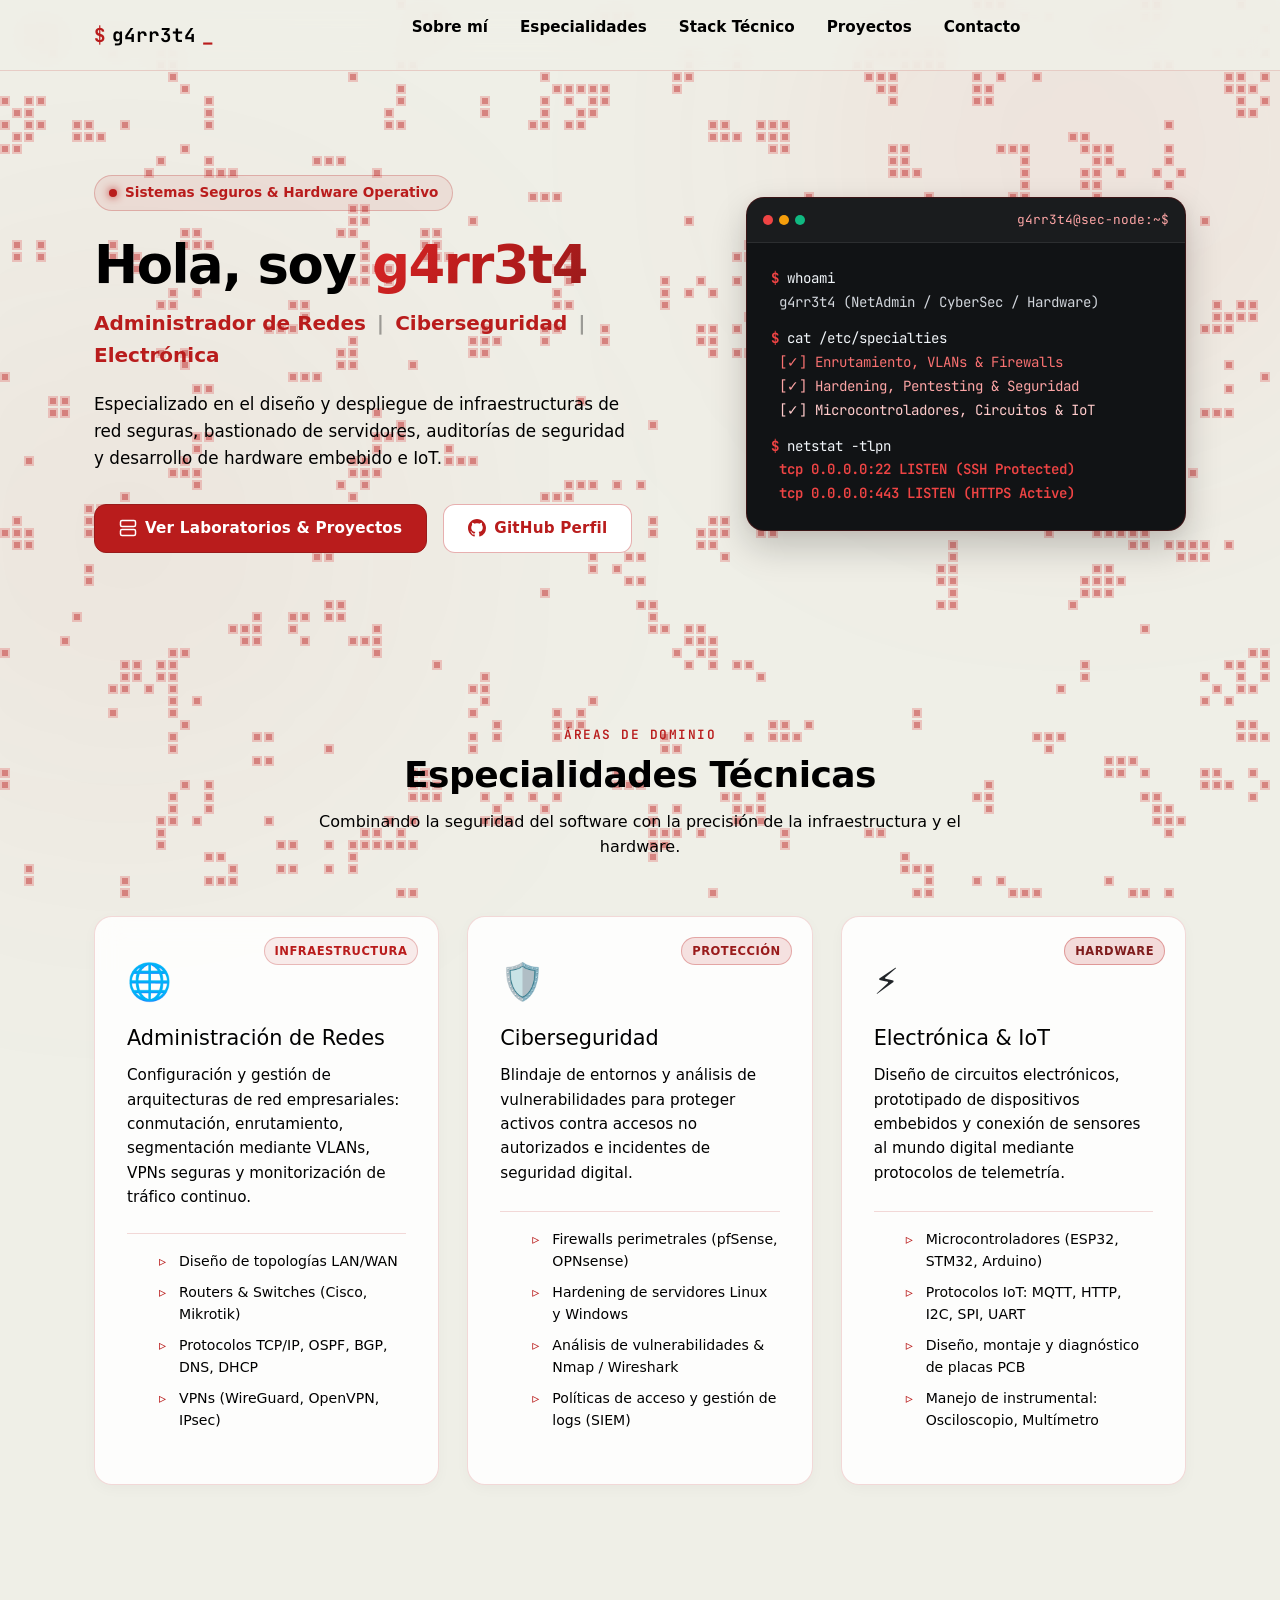
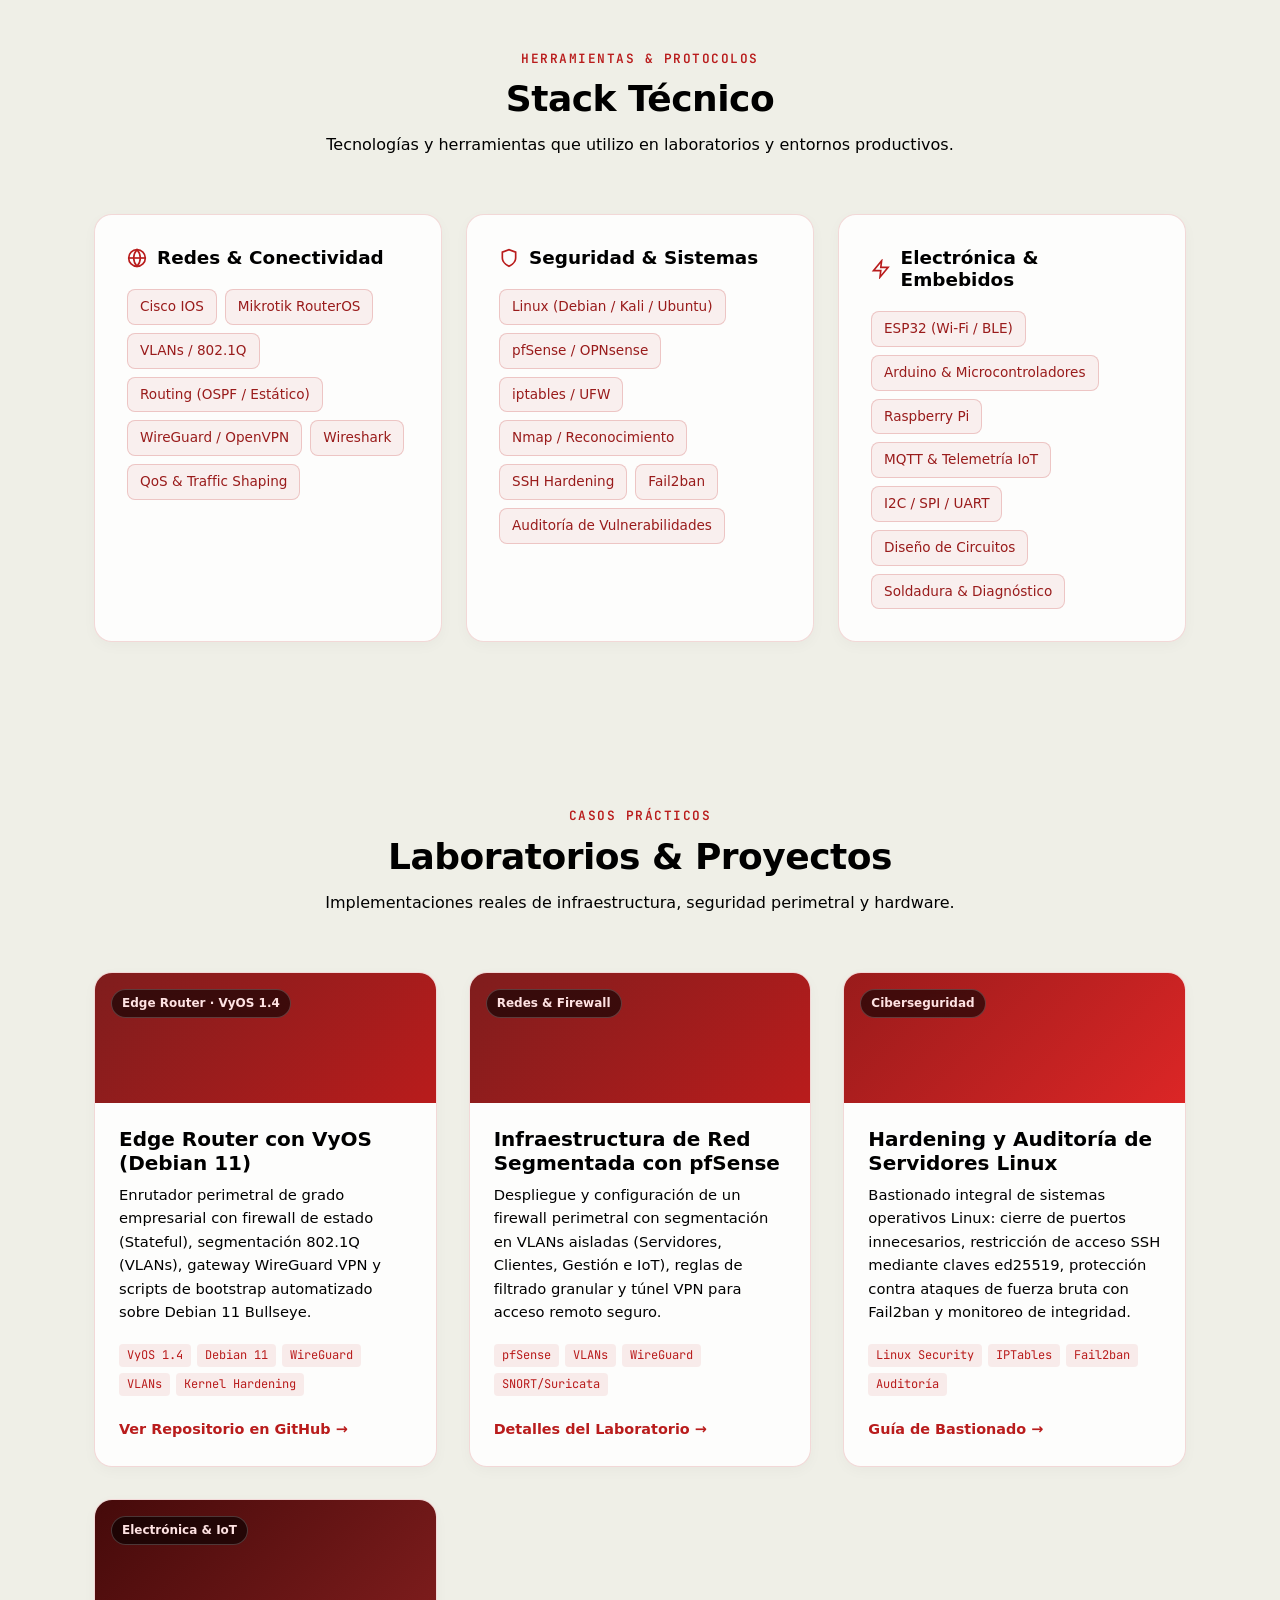
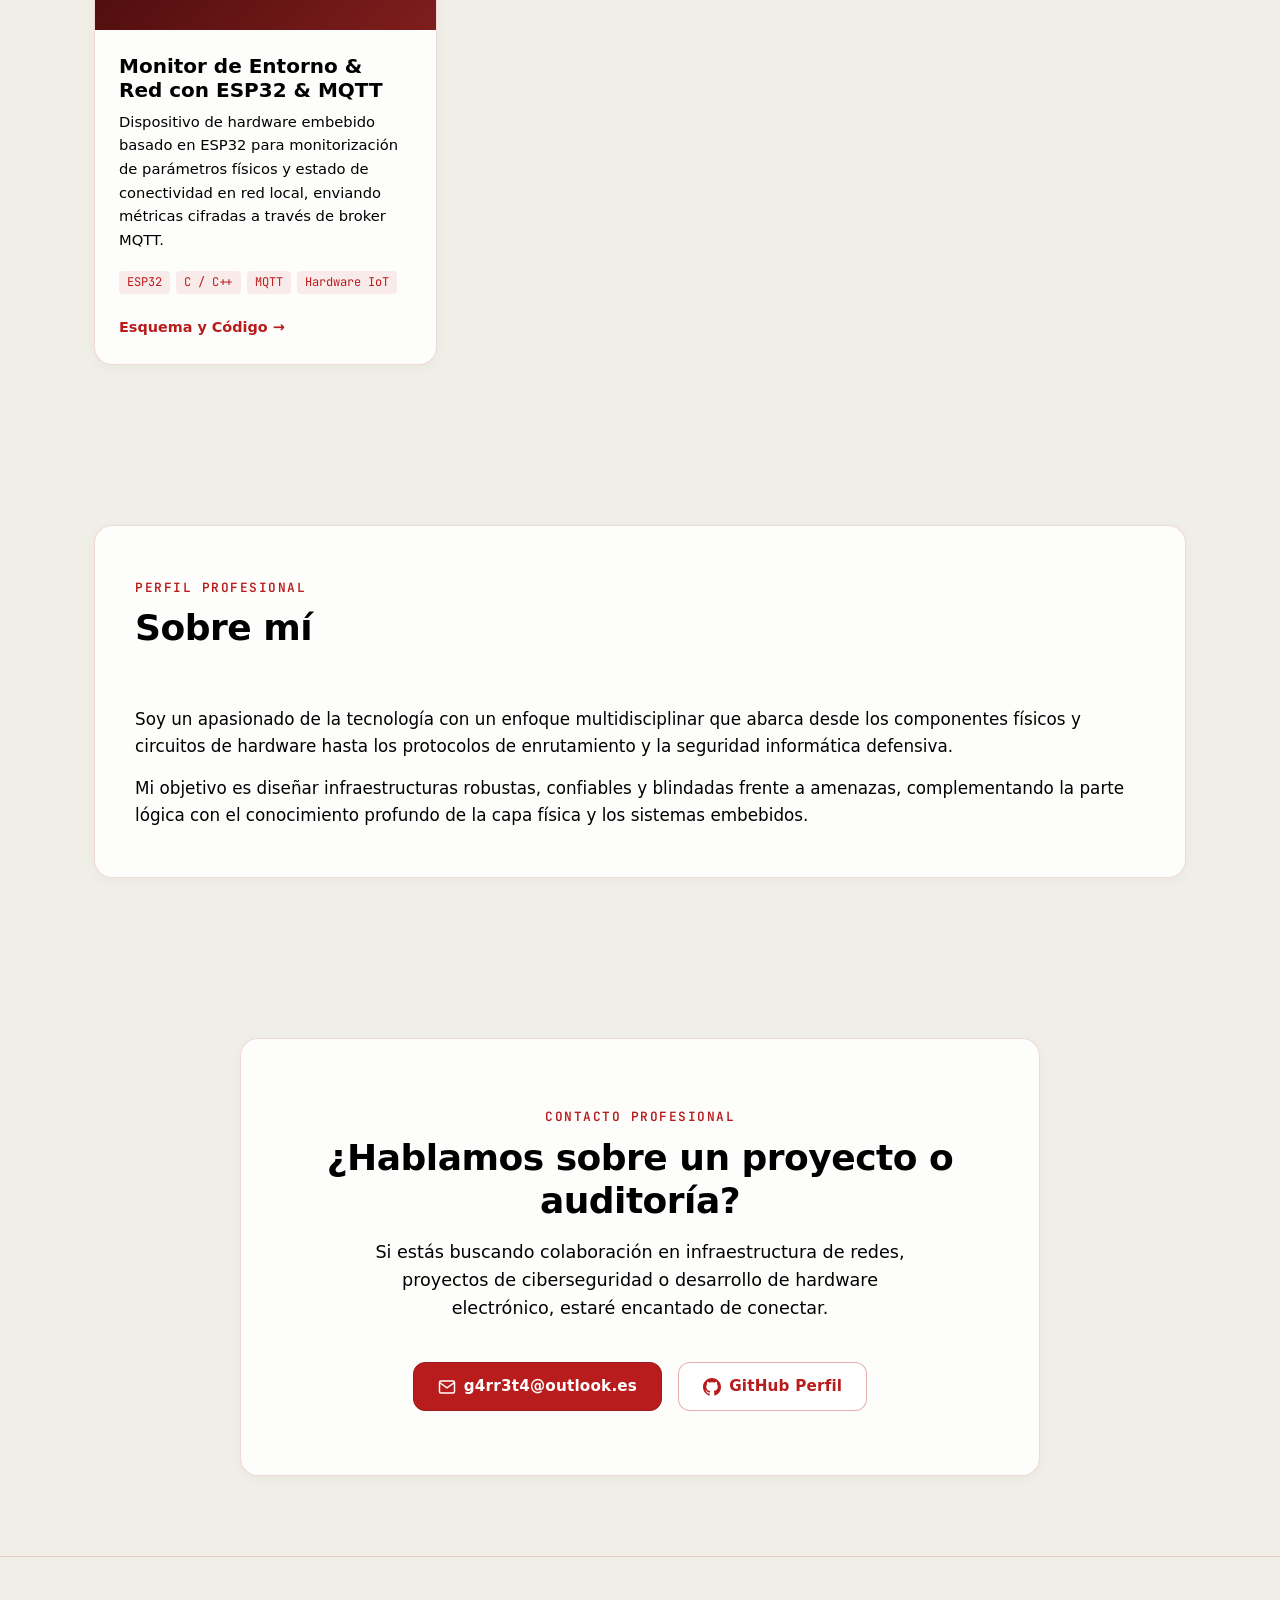
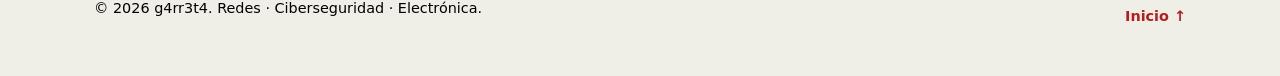
<file: index.html>
<!DOCTYPE html>
<html lang="es">
<head>
  <meta charset="UTF-8">
  <meta name="viewport" content="width=device-width, initial-scale=1.0">

  <!-- SEO Primario para Google -->
  <title>g4rr3t4 | Redes, Ciberseguridad & Electrónica - Portafolio Oficial</title>
  <meta name="google-site-verification" content="googlee20c3fe0d829fd11" />
  <meta name="title" content="g4rr3t4 | Redes, Ciberseguridad & Electrónica - Portafolio Oficial">
  <meta name="description" content="Portafolio web oficial de g4rr3t4. Especialista en Administración de Redes, Ciberseguridad, Firewalls perimetrales, VyOS y Electrónica / IoT.">
  <meta name="keywords" content="g4rr3t4, g4rr3t4 github, g4rr3t4 portafolio, redes, ciberseguridad, vyos, debian 11, edge router, electronica, pentesting">
  <meta name="author" content="g4rr3t4">
  <meta name="robots" content="index, follow, max-image-preview:large, max-snippet:-1, max-video-preview:-1">
  <link rel="canonical" href="https://g4rr3t4.github.io/">

  <!-- Open Graph / Facebook / LinkedIn -->
  <meta property="og:type" content="website">
  <meta property="og:url" content="https://g4rr3t4.github.io/">
  <meta property="og:site_name" content="g4rr3t4">
  <meta property="og:title" content="g4rr3t4 | Redes, Ciberseguridad & Electrónica">
  <meta property="og:description" content="Sitio web y portafolio oficial de g4rr3t4. Administración de Redes, Ciberseguridad y Electrónica.">

  <!-- Twitter Cards -->
  <meta property="twitter:card" content="summary_large_image">
  <meta property="twitter:url" content="https://g4rr3t4.github.io/">
  <meta property="twitter:title" content="g4rr3t4 | Portafolio Oficial">
  <meta property="twitter:description" content="Portafolio oficial de g4rr3t4. Redes, Ciberseguridad & Electrónica.">

  <!-- Datos Estructurados JSON-LD (Schema.org para Google Search) -->
  <script type="application/ld+json">
  {
    "@context": "https://schema.org",
    "@type": "Person",
    "name": "g4rr3t4",
    "alternateName": ["g4rr3t4", "g4rr3t4 github"],
    "url": "https://g4rr3t4.github.io/",
    "sameAs": [
      "https://github.com/g4rr3t4"
    ],
    "jobTitle": "Administrador de Redes & Ciberseguridad",
    "description": "Especialista en administración de redes, ciberseguridad y desarrollo de hardware electrónico."
  }
  </script>

  <link rel="preconnect" href="https://fonts.googleapis.com">
  <link rel="preconnect" href="https://fonts.gstatic.com" crossorigin>
  <link href="https://fonts.googleapis.com/css2?family=Plus+Jakarta+Sans:wght@300;400;500;600;700;800&family=JetBrains+Mono:wght@400;500;600;700&display=swap" rel="stylesheet">
  <!-- Bootstrap 5 Framework -->
  <link href="https://cdn.jsdelivr.net/npm/bootstrap@5.3.3/dist/css/bootstrap.min.css" rel="stylesheet" integrity="sha384-QWTKZyjpPEjISv5WaRU9OFeRpok6YctnYmDr5pNlyT2bRjXh0JMhjY6hW+ALEwIH" crossorigin="anonymous">
  <link rel="stylesheet" href="styles.css">
</head>
<body>
  <!-- Fondo dinámico con el Juego de la Vida de Conway -->
  <canvas id="lifeCanvas"></canvas>

  <!-- Efectos de luz ambiental tecnológica -->
  <div class="background-glow glow-1"></div>
  <div class="background-glow glow-2"></div>

  <!-- Cabecera y Navegación -->
  <header class="site-header">
    <div class="container nav-container">
      <a href="#hero" class="brand-logo">
        <span class="logo-terminal">$</span> g4rr3t4<span class="cursor-blink">_</span>
      </a>

      <nav class="nav-menu" id="navMenu">
        <ul class="nav-links">
          <li><a href="#about" class="nav-link">Sobre mí</a></li>
          <li><a href="#specialties" class="nav-link">Especialidades</a></li>
          <li><a href="#skills" class="nav-link">Stack Técnico</a></li>
          <li><a href="#projects" class="nav-link">Proyectos</a></li>
          <li><a href="#contact" class="nav-link">Contacto</a></li>
        </ul>
      </nav>

      <div class="nav-actions">
        <button class="menu-toggle" id="menuToggle" aria-label="Abrir menú móvil">
          <span></span>
          <span></span>
          <span></span>
        </button>
      </div>
    </div>
  </header>

  <main>
    <!-- Hero Section -->
    <section class="hero-section" id="hero">
      <div class="container hero-container">
        <div class="hero-content">
          <div class="status-badge">
            <span class="status-dot"></span>
            <span>Sistemas Seguros & Hardware Operativo</span>
          </div>

          <h1 class="hero-title">
            Hola, soy <span class="gradient-text">g4rr3t4</span>
          </h1>
          <p class="hero-subtitle">
            Administrador de Redes <span class="divider">|</span> Ciberseguridad <span class="divider">|</span> Electrónica
          </p>
          <p class="hero-description">
            Especializado en el diseño y despliegue de infraestructuras de red seguras, bastionado de servidores, auditorías de seguridad y desarrollo de hardware embebido e IoT.
          </p>

          <div class="hero-cta">
            <a href="#projects" class="btn btn-primary">
              <svg viewBox="0 0 24 24" width="18" height="18" fill="none" stroke="currentColor" stroke-width="2">
                <rect x="2" y="2" width="20" height="8" rx="2" ry="2"></rect>
                <rect x="2" y="14" width="20" height="8" rx="2" ry="2"></rect>
                <line x1="6" y1="6" x2="6.01" y2="6"></line>
                <line x1="6" y1="18" x2="6.01" y2="18"></line>
              </svg>
              Ver Laboratorios & Proyectos
            </a>
            <a href="https://github.com/g4rr3t4" target="_blank" rel="noopener noreferrer" class="btn btn-secondary">
              <svg viewBox="0 0 24 24" width="18" height="18" fill="currentColor">
                <path d="M12 0C5.37 0 0 5.37 0 12c0 5.31 3.435 9.795 8.205 11.385.6.105.825-.255.825-.57 0-.285-.015-1.23-.015-2.235-3.015.555-3.795-.735-4.035-1.41-.135-.345-.72-1.41-1.23-1.695-.42-.225-1.02-.78-.015-.795.945-.015 1.62.87 1.845 1.23 1.08 1.815 2.805 1.305 3.495.99.105-.78.42-1.305.765-1.605-2.67-.3-5.46-1.335-5.46-5.925 0-1.305.465-2.385 1.23-3.225-.12-.3-.54-1.53.12-3.18 0 0 1.005-.315 3.3 1.23.96-.27 1.98-.405 3-.405s2.04.135 3 .405c2.295-1.56 3.3-1.23 3.3-1.23.66 1.65.24 2.88.12 3.18.765.84 1.23 1.905 1.23 3.225 0 4.605-2.805 5.625-5.475 5.925.435.375.81 1.095.81 2.22 0 1.605-.015 2.895-.015 3.3 0 .315.225.69.825.57A12.02 12.02 0 0024 12c0-6.63-5.37-12-12-12z"/>
              </svg>
              GitHub Perfil
            </a>
          </div>
        </div>

        <div class="hero-visual">
          <div class="terminal-card">
            <div class="terminal-header">
              <span class="dot red"></span>
              <span class="dot yellow"></span>
              <span class="dot green"></span>
              <span class="terminal-title">g4rr3t4@sec-node:~$</span>
            </div>
            <div class="terminal-body">
              <div class="term-line"><span class="term-prompt">$</span> <span class="term-cmd">whoami</span></div>
              <div class="term-output">g4rr3t4 (NetAdmin / CyberSec / Hardware)</div>
              
              <div class="term-line"><span class="term-prompt">$</span> <span class="term-cmd">cat /etc/specialties</span></div>
              <div class="term-output text-cyan">[✓] Enrutamiento, VLANs & Firewalls</div>
              <div class="term-output text-amber">[✓] Hardening, Pentesting & Seguridad</div>
              <div class="term-output text-purple">[✓] Microcontroladores, Circuitos & IoT</div>

              <div class="term-line"><span class="term-prompt">$</span> <span class="term-cmd">netstat -tlpn</span></div>
              <div class="term-output text-green">tcp  0.0.0.0:22  LISTEN (SSH Protected)</div>
              <div class="term-output text-green">tcp  0.0.0.0:443 LISTEN (HTTPS Active)</div>
            </div>
          </div>
        </div>
      </div>
    </section>

    <!-- Pilares / Especialidades -->
    <section class="section" id="specialties">
      <div class="container">
        <div class="section-header">
          <span class="section-tag">Áreas de Dominio</span>
          <h2 class="section-title">Especialidades Técnicas</h2>
          <p class="section-subtitle">Combinando la seguridad del software con la precisión de la infraestructura y el hardware.</p>
        </div>

        <div class="specialties-grid">
          <!-- Pilar 1: Redes -->
          <div class="feature-card">
            <div class="card-badge badge-blue">Infraestructura</div>
            <div class="card-icon">🌐</div>
            <h3>Administración de Redes</h3>
            <p>
              Configuración y gestión de arquitecturas de red empresariales: conmutación, enrutamiento, segmentación mediante VLANs, VPNs seguras y monitorización de tráfico continuo.
            </p>
            <ul class="feature-list">
              <li>Diseño de topologías LAN/WAN</li>
              <li>Routers & Switches (Cisco, Mikrotik)</li>
              <li>Protocolos TCP/IP, OSPF, BGP, DNS, DHCP</li>
              <li>VPNs (WireGuard, OpenVPN, IPsec)</li>
            </ul>
          </div>

          <!-- Pilar 2: Ciberseguridad -->
          <div class="feature-card">
            <div class="card-badge badge-amber">Protección</div>
            <div class="card-icon">🛡️</div>
            <h3>Ciberseguridad</h3>
            <p>
              Blindaje de entornos y análisis de vulnerabilidades para proteger activos contra accesos no autorizados e incidentes de seguridad digital.
            </p>
            <ul class="feature-list">
              <li>Firewalls perimetrales (pfSense, OPNsense)</li>
              <li>Hardening de servidores Linux y Windows</li>
              <li>Análisis de vulnerabilidades & Nmap / Wireshark</li>
              <li>Políticas de acceso y gestión de logs (SIEM)</li>
            </ul>
          </div>

          <!-- Pilar 3: Electrónica -->
          <div class="feature-card">
            <div class="card-badge badge-purple">Hardware</div>
            <div class="card-icon">⚡</div>
            <h3>Electrónica & IoT</h3>
            <p>
              Diseño de circuitos electrónicos, prototipado de dispositivos embebidos y conexión de sensores al mundo digital mediante protocolos de telemetría.
            </p>
            <ul class="feature-list">
              <li>Microcontroladores (ESP32, STM32, Arduino)</li>
              <li>Protocolos IoT: MQTT, HTTP, I2C, SPI, UART</li>
              <li>Diseño, montaje y diagnóstico de placas PCB</li>
              <li>Manejo de instrumental: Osciloscopio, Multímetro</li>
            </ul>
          </div>
        </div>
      </div>
    </section>

    <!-- Habilidades y Stack Técnico -->
    <section class="section skills-section" id="skills">
      <div class="container">
        <div class="section-header">
          <span class="section-tag">Herramientas & Protocolos</span>
          <h2 class="section-title">Stack Técnico</h2>
          <p class="section-subtitle">Tecnologías y herramientas que utilizo en laboratorios y entornos productivos.</p>
        </div>

        <div class="skills-categories">
          <!-- Categoría 1 -->
          <div class="skills-category-card">
            <h3 class="category-title">
              <svg viewBox="0 0 24 24" width="20" height="20" fill="none" stroke="currentColor" stroke-width="2">
                <circle cx="12" cy="12" r="10"></circle>
                <line x1="2" y1="12" x2="22" y2="12"></line>
                <path d="M12 2a15.3 15.3 0 0 1 4 10 15.3 15.3 0 0 1-4 10 15.3 15.3 0 0 1-4-10 15.3 15.3 0 0 1 4-10z"></path>
              </svg>
              Redes & Conectividad
            </h3>
            <div class="tags-container">
              <span class="tag">Cisco IOS</span>
              <span class="tag">Mikrotik RouterOS</span>
              <span class="tag">VLANs / 802.1Q</span>
              <span class="tag">Routing (OSPF / Estático)</span>
              <span class="tag">WireGuard / OpenVPN</span>
              <span class="tag">Wireshark</span>
              <span class="tag">QoS & Traffic Shaping</span>
            </div>
          </div>

          <!-- Categoría 2 -->
          <div class="skills-category-card">
            <h3 class="category-title">
              <svg viewBox="0 0 24 24" width="20" height="20" fill="none" stroke="currentColor" stroke-width="2">
                <path d="M12 22s8-4 8-10V5l-8-3-8 3v7c0 6 8 10 8 10z"></path>
              </svg>
              Seguridad & Sistemas
            </h3>
            <div class="tags-container">
              <span class="tag">Linux (Debian / Kali / Ubuntu)</span>
              <span class="tag">pfSense / OPNsense</span>
              <span class="tag">iptables / UFW</span>
              <span class="tag">Nmap / Reconocimiento</span>
              <span class="tag">SSH Hardening</span>
              <span class="tag">Fail2ban</span>
              <span class="tag">Auditoría de Vulnerabilidades</span>
            </div>
          </div>

          <!-- Categoría 3 -->
          <div class="skills-category-card">
            <h3 class="category-title">
              <svg viewBox="0 0 24 24" width="20" height="20" fill="none" stroke="currentColor" stroke-width="2">
                <polygon points="13 2 3 14 12 14 11 22 21 10 12 10 13 2"></polygon>
              </svg>
              Electrónica & Embebidos
            </h3>
            <div class="tags-container">
              <span class="tag">ESP32 (Wi-Fi / BLE)</span>
              <span class="tag">Arduino & Microcontroladores</span>
              <span class="tag">Raspberry Pi</span>
              <span class="tag">MQTT & Telemetría IoT</span>
              <span class="tag">I2C / SPI / UART</span>
              <span class="tag">Diseño de Circuitos</span>
              <span class="tag">Soldadura & Diagnóstico</span>
            </div>
          </div>
        </div>
      </div>
    </section>

    <!-- Proyectos y Laboratorios -->
    <section class="section" id="projects">
      <div class="container">
        <div class="section-header">
          <span class="section-tag">Casos Prácticos</span>
          <h2 class="section-title">Laboratorios & Proyectos</h2>
          <p class="section-subtitle">Implementaciones reales de infraestructura, seguridad perimetral y hardware.</p>
        </div>

        <div class="projects-grid">
          <!-- Proyecto Destacado: Edge Router VyOS Debian 11 -->
          <article class="project-card">
            <div class="project-banner banner-net">
              <span class="project-type">Edge Router · VyOS 1.4</span>
            </div>
            <div class="project-body">
              <h3 class="project-title">Edge Router con VyOS (Debian 11)</h3>
              <p class="project-desc">
                Enrutador perimetral de grado empresarial con firewall de estado (Stateful), segmentación 802.1Q (VLANs), gateway WireGuard VPN y scripts de bootstrap automatizado sobre Debian 11 Bullseye.
              </p>
              <div class="project-tags">
                <span>VyOS 1.4</span>
                <span>Debian 11</span>
                <span>WireGuard</span>
                <span>VLANs</span>
                <span>Kernel Hardening</span>
              </div>
              <div class="project-links">
                <a href="https://github.com/g4rr3t4/edge-router" target="_blank" rel="noopener noreferrer" class="link-btn">
                  Ver Repositorio en GitHub →
                </a>
              </div>
            </div>
          </article>
          <!-- Proyecto 1 -->
          <article class="project-card">
            <div class="project-banner banner-net">
              <span class="project-type">Redes & Firewall</span>
            </div>
            <div class="project-body">
              <h3 class="project-title">Infraestructura de Red Segmentada con pfSense</h3>
              <p class="project-desc">
                Despliegue y configuración de un firewall perimetral con segmentación en VLANs aisladas (Servidores, Clientes, Gestión e IoT), reglas de filtrado granular y túnel VPN para acceso remoto seguro.
              </p>
              <div class="project-tags">
                <span>pfSense</span>
                <span>VLANs</span>
                <span>WireGuard</span>
                <span>SNORT/Suricata</span>
              </div>
              <div class="project-links">
                <a href="https://github.com/g4rr3t4" target="_blank" rel="noopener noreferrer" class="link-btn">
                  Detalles del Laboratorio →
                </a>
              </div>
            </div>
          </article>

          <!-- Proyecto 2 -->
          <article class="project-card">
            <div class="project-banner banner-sec">
              <span class="project-type">Ciberseguridad</span>
            </div>
            <div class="project-body">
              <h3 class="project-title">Hardening y Auditoría de Servidores Linux</h3>
              <p class="project-desc">
                Bastionado integral de sistemas operativos Linux: cierre de puertos innecesarios, restricción de acceso SSH mediante claves ed25519, protección contra ataques de fuerza bruta con Fail2ban y monitoreo de integridad.
              </p>
              <div class="project-tags">
                <span>Linux Security</span>
                <span>IPTables</span>
                <span>Fail2ban</span>
                <span>Auditoría</span>
              </div>
              <div class="project-links">
                <a href="https://github.com/g4rr3t4" target="_blank" rel="noopener noreferrer" class="link-btn">
                  Guía de Bastionado →
                </a>
              </div>
            </div>
          </article>

          <!-- Proyecto 3 -->
          <article class="project-card">
            <div class="project-banner banner-elec">
              <span class="project-type">Electrónica & IoT</span>
            </div>
            <div class="project-body">
              <h3 class="project-title">Monitor de Entorno & Red con ESP32 & MQTT</h3>
              <p class="project-desc">
                Dispositivo de hardware embebido basado en ESP32 para monitorización de parámetros físicos y estado de conectividad en red local, enviando métricas cifradas a través de broker MQTT.
              </p>
              <div class="project-tags">
                <span>ESP32</span>
                <span>C / C++</span>
                <span>MQTT</span>
                <span>Hardware IoT</span>
              </div>
              <div class="project-links">
                <a href="https://github.com/g4rr3t4" target="_blank" rel="noopener noreferrer" class="link-btn">
                  Esquema y Código →
                </a>
              </div>
            </div>
          </article>
        </div>
      </div>
    </section>

    <!-- Sobre Mí detallado -->
    <section class="section about-section" id="about">
      <div class="container">
        <div class="about-wrapper">
          <div class="section-header text-left">
            <span class="section-tag">Perfil Profesional</span>
            <h2 class="section-title">Sobre mí</h2>
          </div>
          <div class="about-text-content">
            <p>
              Soy un apasionado de la tecnología con un enfoque multidisciplinar que abarca desde los componentes físicos y circuitos de hardware hasta los protocolos de enrutamiento y la seguridad informática defensiva.
            </p>
            <p>
              Mi objetivo es diseñar infraestructuras robustas, confiables y blindadas frente a amenazas, complementando la parte lógica con el conocimiento profundo de la capa física y los sistemas embebidos.
            </p>
          </div>
        </div>
      </div>
    </section>

    <!-- Contacto -->
    <section class="section contact-section" id="contact">
      <div class="container">
        <div class="contact-box">
          <span class="section-tag">Contacto Profesional</span>
          <h2 class="section-title">¿Hablamos sobre un proyecto o auditoría?</h2>
          <p class="contact-text">
            Si estás buscando colaboración en infraestructura de redes, proyectos de ciberseguridad o desarrollo de hardware electrónico, estaré encantado de conectar.
          </p>

          <div class="contact-actions">
            <a href="mailto:g4rr3t4@outlook.es" class="btn btn-primary">
              <svg viewBox="0 0 24 24" width="18" height="18" fill="none" stroke="currentColor" stroke-width="2">
                <path d="M4 4h16c1.1 0 2 .9 2 2v12c0 1.1-.9 2-2 2H4c-1.1 0-2-.9-2-2V6c0-1.1.9-2 2-2z"></path>
                <polyline points="22,6 12,13 2,6"></polyline>
              </svg>
              g4rr3t4@outlook.es
            </a>
            <a href="https://github.com/g4rr3t4" target="_blank" rel="noopener noreferrer" class="btn btn-secondary">
              <svg viewBox="0 0 24 24" width="18" height="18" fill="currentColor">
                <path d="M12 0C5.37 0 0 5.37 0 12c0 5.31 3.435 9.795 8.205 11.385.6.105.825-.255.825-.57 0-.285-.015-1.23-.015-2.235-3.015.555-3.795-.735-4.035-1.41-.135-.345-.72-1.41-1.23-1.695-.42-.225-1.02-.78-.015-.795.945-.015 1.62.87 1.845 1.23 1.08 1.815 2.805 1.305 3.495.99.105-.78.42-1.305.765-1.605-2.67-.3-5.46-1.335-5.46-5.925 0-1.305.465-2.385 1.23-3.225-.12-.3-.54-1.53.12-3.18 0 0 1.005-.315 3.3 1.23.96-.27 1.98-.405 3-.405s2.04.135 3 .405c2.295-1.56 3.3-1.23 3.3-1.23.66 1.65.24 2.88.12 3.18.765.84 1.23 1.905 1.23 3.225 0 4.605-2.805 5.625-5.475 5.925.435.375.81 1.095.81 2.22 0 1.605-.015 2.895-.015 3.3 0 .315.225.69.825.57A12.02 12.02 0 0024 12c0-6.63-5.37-12-12-12z"/>
              </svg>
              GitHub Perfil
            </a>
          </div>
        </div>
      </div>
    </section>
  </main>

  <!-- Footer -->
  <footer class="site-footer">
    <div class="container footer-container">
      <p>© <span id="currentYear"></span> g4rr3t4. Redes · Ciberseguridad · Electrónica.</p>
      <div class="footer-links">
        <a href="#hero">Inicio ↑</a>
      </div>
    </div>
  </footer>

  <script src="https://cdn.jsdelivr.net/npm/bootstrap@5.3.3/dist/js/bootstrap.bundle.min.js" integrity="sha384-YvpcrYf0tY3lHB60NNkmXc5s9fDVZLESaAA55NDzOxhy9GkcIdslK1eN7N6jIeHz" crossorigin="anonymous"></script>
  <script src="script.js"></script>
</body>
</html>
</file>
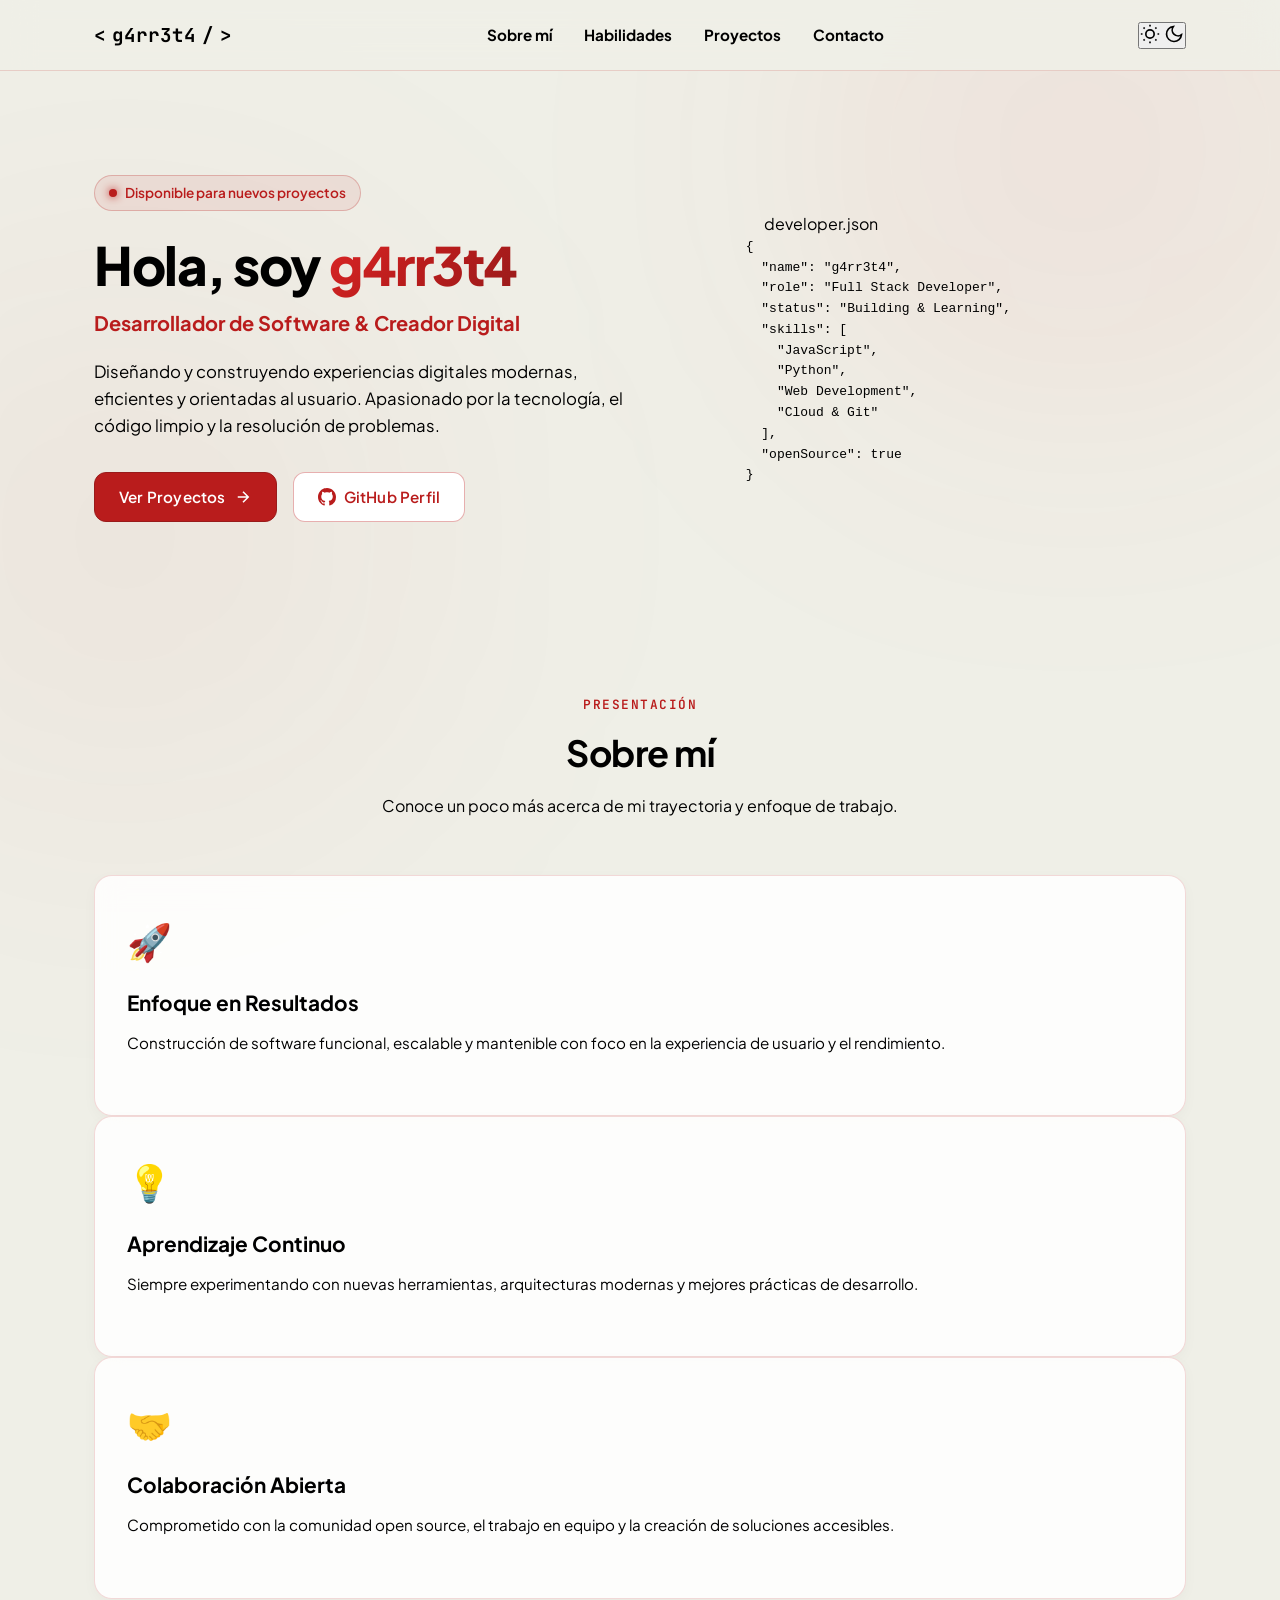
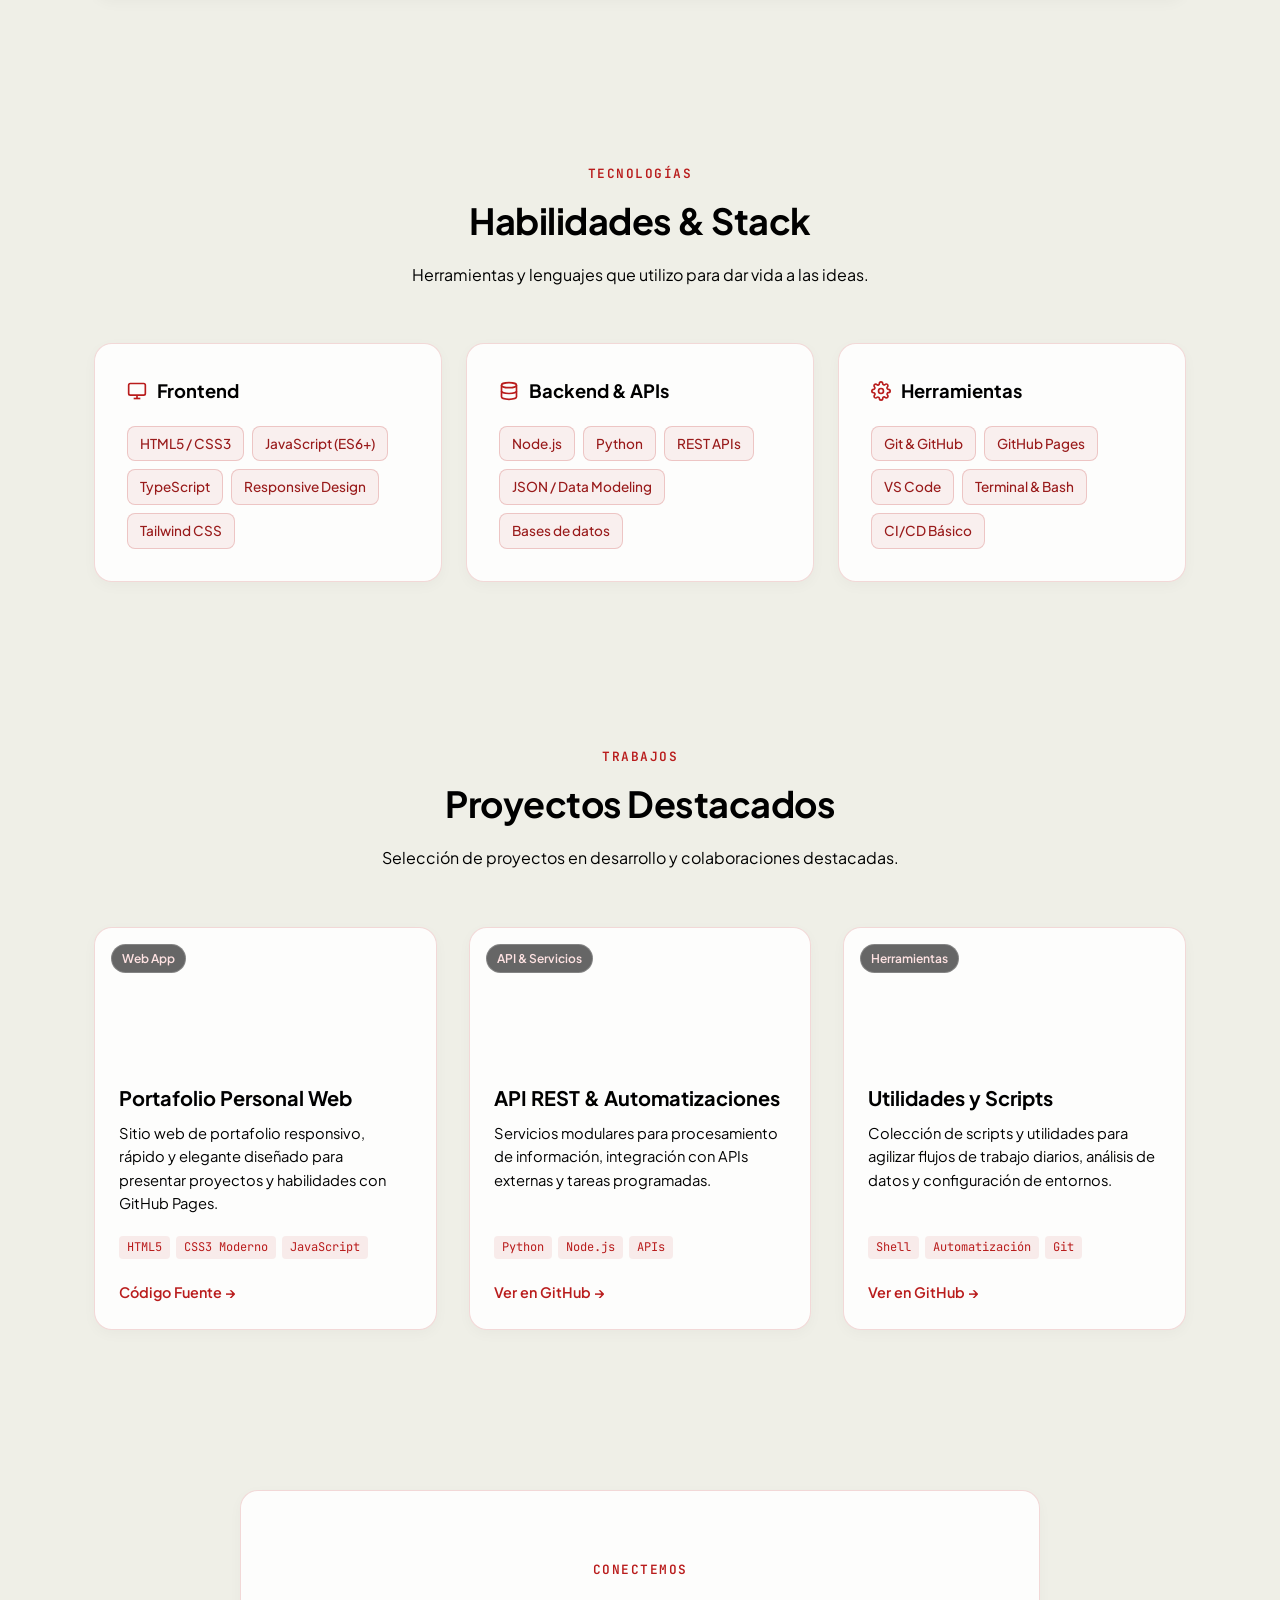
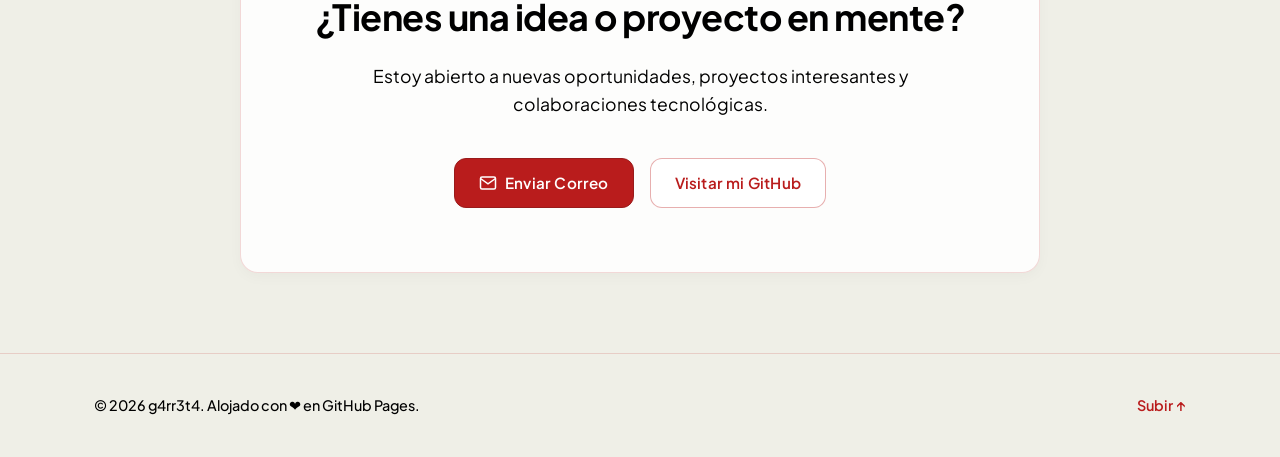
<file: portfolio-full.html>
<!DOCTYPE html>
<html lang="es">
<head>
  <meta charset="UTF-8">
  <meta name="viewport" content="width=device-width, initial-scale=1.0">
  <title>g4rr3t4 | Portafolio Personal</title>
  <meta name="description" content="Portafolio personal de g4rr3t4. Desarrollador de software, soluciones web y proyectos tecnológicos.">
  <link rel="preconnect" href="https://fonts.googleapis.com">
  <link rel="preconnect" href="https://fonts.gstatic.com" crossorigin>
  <link href="https://fonts.googleapis.com/css2?family=Plus+Jakarta+Sans:wght@300;400;500;600;700;800&family=JetBrains+Mono:wght@400;500&display=swap" rel="stylesheet">
  <link rel="stylesheet" href="styles.css">
</head>
<body class="dark-theme">
  <!-- Fondo con efecto de gradiente dinámico -->
  <div class="background-glow glow-1"></div>
  <div class="background-glow glow-2"></div>

  <!-- Header y Navegación -->
  <header class="site-header">
    <div class="container nav-container">
      <a href="#hero" class="brand-logo">
        <span class="logo-bracket">&lt;</span>g4rr3t4<span class="logo-slash">/</span><span class="logo-bracket">&gt;</span>
      </a>

      <nav class="nav-menu" id="navMenu">
        <ul class="nav-links">
          <li><a href="#about" class="nav-link">Sobre mí</a></li>
          <li><a href="#skills" class="nav-link">Habilidades</a></li>
          <li><a href="#projects" class="nav-link">Proyectos</a></li>
          <li><a href="#contact" class="nav-link">Contacto</a></li>
        </ul>
      </nav>

      <div class="nav-actions">
        <button id="themeToggle" class="theme-toggle" aria-label="Cambiar tema">
          <svg class="sun-icon" viewBox="0 0 24 24" width="20" height="20" fill="none" stroke="currentColor" stroke-width="2">
            <circle cx="12" cy="12" r="5"></circle>
            <path d="M12 1v2M12 21v2M4.22 4.22l1.42 1.42M18.36 18.36l1.42 1.42M1 12h2M21 12h2M4.22 19.78l1.42-1.42M18.36 5.64l1.42-1.42"></path>
          </svg>
          <svg class="moon-icon" viewBox="0 0 24 24" width="20" height="20" fill="none" stroke="currentColor" stroke-width="2">
            <path d="M21 12.79A9 9 0 1 1 11.21 3 7 7 0 0 0 21 12.79z"></path>
          </svg>
        </button>
        <button class="menu-toggle" id="menuToggle" aria-label="Abrir menú móvil">
          <span></span>
          <span></span>
          <span></span>
        </button>
      </div>
    </div>
  </header>

  <main>
    <!-- Hero Section -->
    <section class="hero-section" id="hero">
      <div class="container hero-container">
        <div class="hero-content">
          <div class="status-badge">
            <span class="status-dot"></span>
            <span>Disponible para nuevos proyectos</span>
          </div>

          <h1 class="hero-title">
            Hola, soy <span class="gradient-text">g4rr3t4</span>
          </h1>
          <p class="hero-subtitle">Desarrollador de Software & Creador Digital</p>
          <p class="hero-description">
            Diseñando y construyendo experiencias digitales modernas, eficientes y orientadas al usuario. Apasionado por la tecnología, el código limpio y la resolución de problemas.
          </p>

          <div class="hero-cta">
            <a href="#projects" class="btn btn-primary">
              Ver Proyectos
              <svg viewBox="0 0 24 24" width="18" height="18" fill="none" stroke="currentColor" stroke-width="2">
                <path d="M5 12h14M12 5l7 7-7 7"/>
              </svg>
            </a>
            <a href="https://github.com/g4rr3t4" target="_blank" rel="noopener noreferrer" class="btn btn-secondary">
              <svg viewBox="0 0 24 24" width="18" height="18" fill="currentColor">
                <path d="M12 0C5.37 0 0 5.37 0 12c0 5.31 3.435 9.795 8.205 11.385.6.105.825-.255.825-.57 0-.285-.015-1.23-.015-2.235-3.015.555-3.795-.735-4.035-1.41-.135-.345-.72-1.41-1.23-1.695-.42-.225-1.02-.78-.015-.795.945-.015 1.62.87 1.845 1.23 1.08 1.815 2.805 1.305 3.495.99.105-.78.42-1.305.765-1.605-2.67-.3-5.46-1.335-5.46-5.925 0-1.305.465-2.385 1.23-3.225-.12-.3-.54-1.53.12-3.18 0 0 1.005-.315 3.3 1.23.96-.27 1.98-.405 3-.405s2.04.135 3 .405c2.295-1.56 3.3-1.23 3.3-1.23.66 1.65.24 2.88.12 3.18.765.84 1.23 1.905 1.23 3.225 0 4.605-2.805 5.625-5.475 5.925.435.375.81 1.095.81 2.22 0 1.605-.015 2.895-.015 3.3 0 .315.225.69.825.57A12.02 12.02 0 0024 12c0-6.63-5.37-12-12-12z"/>
              </svg>
              GitHub Perfil
            </a>
          </div>
        </div>

        <div class="hero-visual">
          <div class="code-card">
            <div class="card-header">
              <span class="dot red"></span>
              <span class="dot yellow"></span>
              <span class="dot green"></span>
              <span class="card-filename">developer.json</span>
            </div>
            <pre class="code-content"><code>{
  <span class="key">"name"</span>: <span class="string">"g4rr3t4"</span>,
  <span class="key">"role"</span>: <span class="string">"Full Stack Developer"</span>,
  <span class="key">"status"</span>: <span class="string">"Building & Learning"</span>,
  <span class="key">"skills"</span>: [
    <span class="string">"JavaScript"</span>,
    <span class="string">"Python"</span>,
    <span class="string">"Web Development"</span>,
    <span class="string">"Cloud & Git"</span>
  ],
  <span class="key">"openSource"</span>: <span class="boolean">true</span>
}</code></pre>
          </div>
        </div>
      </div>
    </section>

    <!-- Sobre Mí -->
    <section class="section" id="about">
      <div class="container">
        <div class="section-header">
          <span class="section-tag">Presentación</span>
          <h2 class="section-title">Sobre mí</h2>
          <p class="section-subtitle">Conoce un poco más acerca de mi trayectoria y enfoque de trabajo.</p>
        </div>

        <div class="about-grid">
          <div class="about-card feature-card">
            <div class="card-icon">🚀</div>
            <h3>Enfoque en Resultados</h3>
            <p>Construcción de software funcional, escalable y mantenible con foco en la experiencia de usuario y el rendimiento.</p>
          </div>
          <div class="about-card feature-card">
            <div class="card-icon">💡</div>
            <h3>Aprendizaje Continuo</h3>
            <p>Siempre experimentando con nuevas herramientas, arquitecturas modernas y mejores prácticas de desarrollo.</p>
          </div>
          <div class="about-card feature-card">
            <div class="card-icon">🤝</div>
            <h3>Colaboración Abierta</h3>
            <p>Comprometido con la comunidad open source, el trabajo en equipo y la creación de soluciones accesibles.</p>
          </div>
        </div>
      </div>
    </section>

    <!-- Habilidades -->
    <section class="section skills-section" id="skills">
      <div class="container">
        <div class="section-header">
          <span class="section-tag">Tecnologías</span>
          <h2 class="section-title">Habilidades & Stack</h2>
          <p class="section-subtitle">Herramientas y lenguajes que utilizo para dar vida a las ideas.</p>
        </div>

        <div class="skills-categories">
          <!-- Frontend -->
          <div class="skills-category-card">
            <h3 class="category-title">
              <svg viewBox="0 0 24 24" width="20" height="20" fill="none" stroke="currentColor" stroke-width="2">
                <rect x="2" y="3" width="20" height="14" rx="2" ry="2"></rect>
                <line x1="8" y1="21" x2="16" y2="21"></line>
                <line x1="12" y1="17" x2="12" y2="21"></line>
              </svg>
              Frontend
            </h3>
            <div class="tags-container">
              <span class="tag">HTML5 / CSS3</span>
              <span class="tag">JavaScript (ES6+)</span>
              <span class="tag">TypeScript</span>
              <span class="tag">Responsive Design</span>
              <span class="tag">Tailwind CSS</span>
            </div>
          </div>

          <!-- Backend & Datos -->
          <div class="skills-category-card">
            <h3 class="category-title">
              <svg viewBox="0 0 24 24" width="20" height="20" fill="none" stroke="currentColor" stroke-width="2">
                <ellipse cx="12" cy="5" rx="9" ry="3"></ellipse>
                <path d="M21 12c0 1.66-4 3-9 3s-9-1.34-9-3"></path>
                <path d="M3 5v14c0 1.66 4 3 9 3s9-1.34 9-3V5"></path>
              </svg>
              Backend & APIs
            </h3>
            <div class="tags-container">
              <span class="tag">Node.js</span>
              <span class="tag">Python</span>
              <span class="tag">REST APIs</span>
              <span class="tag">JSON / Data Modeling</span>
              <span class="tag">Bases de datos</span>
            </div>
          </div>

          <!-- Herramientas & DevOps -->
          <div class="skills-category-card">
            <h3 class="category-title">
              <svg viewBox="0 0 24 24" width="20" height="20" fill="none" stroke="currentColor" stroke-width="2">
                <circle cx="12" cy="12" r="3"></circle>
                <path d="M19.4 15a1.65 1.65 0 0 0 .33 1.82l.06.06a2 2 0 0 1 0 2.83 2 2 0 0 1-2.83 0l-.06-.06a1.65 1.65 0 0 0-1.82-.33 1.65 1.65 0 0 0-1 1.51V21a2 2 0 0 1-2 2 2 2 0 0 1-2-2v-.09A1.65 1.65 0 0 0 9 19.4a1.65 1.65 0 0 0-1.82.33l-.06.06a2 2 0 0 1-2.83 0 2 2 0 0 1 0-2.83l.06-.06a1.65 1.65 0 0 0 .33-1.82 1.65 1.65 0 0 0-1.51-1H3a2 2 0 0 1-2-2 2 2 0 0 1 2-2h.09A1.65 1.65 0 0 0 4.6 9a1.65 1.65 0 0 0-.33-1.82l-.06-.06a2 2 0 0 1 0-2.83 2 2 0 0 1 2.83 0l.06.06a1.65 1.65 0 0 0 1.82.33H9a1.65 1.65 0 0 0 1-1.51V3a2 2 0 0 1 2-2 2 2 0 0 1 2 2v.09a1.65 1.65 0 0 0 1 1.51 1.65 1.65 0 0 0 1.82-.33l.06-.06a2 2 0 0 1 2.83 0 2 2 0 0 1 0 2.83l-.06.06a1.65 1.65 0 0 0-.33 1.82V9a1.65 1.65 0 0 0 1.51 1H21a2 2 0 0 1 2 2 2 2 0 0 1-2 2h-.09a1.65 1.65 0 0 0-1.51 1z"></path>
              </svg>
              Herramientas
            </h3>
            <div class="tags-container">
              <span class="tag">Git & GitHub</span>
              <span class="tag">GitHub Pages</span>
              <span class="tag">VS Code</span>
              <span class="tag">Terminal & Bash</span>
              <span class="tag">CI/CD Básico</span>
            </div>
          </div>
        </div>
      </div>
    </section>

    <!-- Proyectos Destacados -->
    <section class="section" id="projects">
      <div class="container">
        <div class="section-header">
          <span class="section-tag">Trabajos</span>
          <h2 class="section-title">Proyectos Destacados</h2>
          <p class="section-subtitle">Selección de proyectos en desarrollo y colaboraciones destacadas.</p>
        </div>

        <div class="projects-grid">
          <!-- Proyecto 1 -->
          <article class="project-card">
            <div class="project-banner banner-1">
              <span class="project-type">Web App</span>
            </div>
            <div class="project-body">
              <h3 class="project-title">Portafolio Personal Web</h3>
              <p class="project-desc">
                Sitio web de portafolio responsivo, rápido y elegante diseñado para presentar proyectos y habilidades con GitHub Pages.
              </p>
              <div class="project-tags">
                <span>HTML5</span>
                <span>CSS3 Moderno</span>
                <span>JavaScript</span>
              </div>
              <div class="project-links">
                <a href="https://github.com/g4rr3t4/g4rr3t4.github.io" target="_blank" rel="noopener noreferrer" class="link-btn">
                  Código Fuente →
                </a>
              </div>
            </div>
          </article>

          <!-- Proyecto 2 -->
          <article class="project-card">
            <div class="project-banner banner-2">
              <span class="project-type">API & Servicios</span>
            </div>
            <div class="project-body">
              <h3 class="project-title">API REST & Automatizaciones</h3>
              <p class="project-desc">
                Servicios modulares para procesamiento de información, integración con APIs externas y tareas programadas.
              </p>
              <div class="project-tags">
                <span>Python</span>
                <span>Node.js</span>
                <span>APIs</span>
              </div>
              <div class="project-links">
                <a href="https://github.com/g4rr3t4" target="_blank" rel="noopener noreferrer" class="link-btn">
                  Ver en GitHub →
                </a>
              </div>
            </div>
          </article>

          <!-- Proyecto 3 -->
          <article class="project-card">
            <div class="project-banner banner-3">
              <span class="project-type">Herramientas</span>
            </div>
            <div class="project-body">
              <h3 class="project-title">Utilidades y Scripts</h3>
              <p class="project-desc">
                Colección de scripts y utilidades para agilizar flujos de trabajo diarios, análisis de datos y configuración de entornos.
              </p>
              <div class="project-tags">
                <span>Shell</span>
                <span>Automatización</span>
                <span>Git</span>
              </div>
              <div class="project-links">
                <a href="https://github.com/g4rr3t4" target="_blank" rel="noopener noreferrer" class="link-btn">
                  Ver en GitHub →
                </a>
              </div>
            </div>
          </article>
        </div>
      </div>
    </section>

    <!-- Contacto -->
    <section class="section contact-section" id="contact">
      <div class="container">
        <div class="contact-box">
          <span class="section-tag">Conectemos</span>
          <h2 class="section-title">¿Tienes una idea o proyecto en mente?</h2>
          <p class="contact-text">
            Estoy abierto a nuevas oportunidades, proyectos interesantes y colaboraciones tecnológicas.
          </p>

          <div class="contact-actions">
            <a href="mailto:g4rr3t4@outlook.es" class="btn btn-primary">
              <svg viewBox="0 0 24 24" width="18" height="18" fill="none" stroke="currentColor" stroke-width="2">
                <path d="M4 4h16c1.1 0 2 .9 2 2v12c0 1.1-.9 2-2 2H4c-1.1 0-2-.9-2-2V6c0-1.1.9-2 2-2z"></path>
                <polyline points="22,6 12,13 2,6"></polyline>
              </svg>
              Enviar Correo
            </a>
            <a href="https://github.com/g4rr3t4" target="_blank" rel="noopener noreferrer" class="btn btn-secondary">
              Visitar mi GitHub
            </a>
          </div>
        </div>
      </div>
    </section>
  </main>

  <!-- Footer -->
  <footer class="site-footer">
    <div class="container footer-container">
      <p>© <span id="currentYear"></span> g4rr3t4. Alojado con ❤️ en GitHub Pages.</p>
      <div class="footer-links">
        <a href="#hero">Subir ↑</a>
      </div>
    </div>
  </footer>

  <script src="script.js"></script>
</body>
</html>
</file>
<file: styles.css>
:root {
  --font-main: 'Plus Jakarta Sans', system-ui, -apple-system, sans-serif;
  --font-mono: 'JetBrains Mono', monospace;

  /* Tono Base Elegante #EFEFE7 */
  --bg-primary: #EFEFE7;
  --bg-secondary: #E5E5DC;
  --bg-card: rgba(255, 255, 255, 0.85);
  --bg-card-hover: rgba(255, 255, 255, 0.98);
  --border-color: rgba(185, 28, 28, 0.16);
  --border-hover: rgba(220, 38, 38, 0.45);
  
  --text-primary: #000000;
  --text-secondary: #000000;
  --text-muted: #1a1a1a;
  --text-subtle: #333333;

  /* Paleta Rojo Mate (Matte Red) */
  --btn-matte: #B91C1C;
  --btn-matte-hover: #DC2626;
  --btn-matte-border: #991B1B;
  --btn-matte-sec-bg: #FFFFFF;
  --btn-matte-sec-border: rgba(185, 28, 28, 0.35);

  --accent-red: #B91C1C;
  --accent-crimson: #DC2626;
  --accent-bright: #EF4444;
  --accent-gradient: linear-gradient(135deg, #DC2626 0%, #B91C1C 50%, #991B1B 100%);
  
  --glow-1: rgba(220, 38, 38, 0.08);
  --glow-2: rgba(185, 28, 28, 0.05);

  --radius-sm: 8px;
  --radius-md: 12px;
  --radius-lg: 18px;
  --radius-full: 9999px;

  --transition: all 0.22s ease;
}

/* Reset y Base */
*, *::before, *::after {
  box-sizing: border-box;
  margin: 0;
  padding: 0;
}

html {
  scroll-behavior: smooth;
  font-family: var(--font-main);
  background-color: var(--bg-primary);
  color: var(--text-primary);
}

body {
  position: relative;
  overflow-x: hidden;
  min-height: 100vh;
  line-height: 1.6;
  background-color: var(--bg-primary);
}

/* Canvas de fondo interactivo (Juego de la Vida en píxeles rojos) */
#lifeCanvas {
  position: fixed;
  top: 0;
  left: 0;
  width: 100vw;
  height: 100vh;
  pointer-events: none;
  z-index: 0;
  opacity: 0.75;
}

.container {
  width: 100%;
  max-width: 1140px;
  margin: 0 auto;
  padding: 0 1.5rem;
  position: relative;
  z-index: 2;
}

/* Luces de fondo */
.background-glow {
  position: fixed;
  border-radius: 50%;
  filter: blur(140px);
  pointer-events: none;
  z-index: 1;
}

.glow-1 {
  width: 500px;
  height: 500px;
  top: -100px;
  right: -50px;
  background: var(--glow-1);
}

.glow-2 {
  width: 550px;
  height: 550px;
  bottom: 10%;
  left: -150px;
  background: var(--glow-2);
}

/* Header */
.site-header {
  position: sticky;
  top: 0;
  z-index: 100;
  backdrop-filter: blur(16px);
  -webkit-backdrop-filter: blur(16px);
  background-color: rgba(239, 239, 231, 0.88);
  border-bottom: 1px solid var(--border-color);
  transition: var(--transition);
}

.nav-container {
  display: flex;
  align-items: center;
  justify-content: space-between;
  height: 70px;
}

.brand-logo {
  font-family: var(--font-mono);
  font-weight: 700;
  font-size: 1.2rem;
  color: #000000;
  text-decoration: none;
  display: flex;
  align-items: center;
  gap: 6px;
}

.logo-terminal {
  color: var(--accent-red);
}

.cursor-blink {
  color: var(--accent-red);
  animation: blink 1s step-end infinite;
}

@keyframes blink {
  0%, 100% { opacity: 1; }
  50% { opacity: 0; }
}

.nav-links {
  display: flex;
  list-style: none;
  gap: 2rem;
}

.nav-link {
  color: #000000;
  text-decoration: none;
  font-weight: 700;
  font-size: 0.95rem;
  transition: var(--transition);
}

.nav-link:hover {
  color: var(--accent-red);
}

.nav-actions {
  display: flex;
  align-items: center;
  gap: 1rem;
}

.menu-toggle {
  display: none;
  background: none;
  border: none;
  cursor: pointer;
  flex-direction: column;
  gap: 5px;
}

.menu-toggle span {
  width: 22px;
  height: 2px;
  background: var(--text-primary);
  border-radius: 2px;
  transition: var(--transition);
}

/* Hero */
.hero-section {
  padding: 6.5rem 0 5.5rem;
}

.hero-container {
  display: grid;
  grid-template-columns: 1.15fr 0.85fr;
  align-items: center;
  gap: 3.5rem;
}

.status-badge {
  display: inline-flex;
  align-items: center;
  gap: 8px;
  padding: 6px 14px;
  border-radius: var(--radius-full);
  background: rgba(185, 28, 28, 0.08);
  border: 1px solid rgba(185, 28, 28, 0.25);
  font-size: 0.85rem;
  font-weight: 600;
  color: var(--accent-red);
  margin-bottom: 1.5rem;
}

.status-dot {
  width: 8px;
  height: 8px;
  border-radius: 50%;
  background-color: var(--accent-red);
  box-shadow: 0 0 8px var(--accent-red);
}

.hero-title {
  font-size: 3.3rem;
  font-weight: 800;
  letter-spacing: -1.5px;
  line-height: 1.15;
  margin-bottom: 0.75rem;
  color: #000000;
}

.gradient-text {
  background: var(--accent-gradient);
  -webkit-background-clip: text;
  -webkit-text-fill-color: transparent;
}

.hero-subtitle {
  font-size: 1.25rem;
  font-weight: 700;
  color: var(--accent-red);
  margin-bottom: 1.25rem;
}

.divider {
  color: rgba(0, 0, 0, 0.35);
  margin: 0 4px;
}

.hero-description {
  font-size: 1.05rem;
  color: #000000;
  max-width: 540px;
  margin-bottom: 2rem;
}

.hero-cta {
  display: flex;
  gap: 1rem;
  flex-wrap: wrap;
}

/* =========================================
   BOTONES ROJO MATE (Matte Red Buttons)
   ========================================= */
.btn {
  display: inline-flex;
  align-items: center;
  gap: 8px;
  padding: 12px 24px;
  border-radius: var(--radius-md);
  font-weight: 600;
  font-size: 0.95rem;
  text-decoration: none;
  cursor: pointer;
  transition: var(--transition);
  letter-spacing: 0.2px;
}

/* Botón Primario: Rojo Mate Sólido */
.btn-primary {
  background-color: var(--btn-matte);
  color: #ffffff !important;
  border: 1px solid var(--btn-matte-border);
  box-shadow: none; /* Mate puro */
}

.btn-primary:hover {
  background-color: var(--btn-matte-hover);
  border-color: var(--accent-crimson);
  transform: translateY(-2px);
  color: #ffffff !important;
}

/* Botón Secundario: Fondo blanco con borde rojo mate */
.btn-secondary {
  background-color: var(--btn-matte-sec-bg);
  color: var(--btn-matte);
  border: 1px solid var(--btn-matte-sec-border);
}

.btn-secondary:hover {
  background-color: #fee2e2;
  border-color: var(--btn-matte);
  color: var(--btn-matte-border);
  transform: translateY(-2px);
}

/* Tarjeta Terminal */
.terminal-card {
  background: #111315;
  border: 1px solid rgba(185, 28, 28, 0.25);
  border-radius: var(--radius-lg);
  overflow: hidden;
  box-shadow: 0 16px 36px rgba(0, 0, 0, 0.2), 0 0 15px rgba(185, 28, 28, 0.06);
}

.terminal-header {
  display: flex;
  align-items: center;
  padding: 12px 16px;
  background: rgba(255, 255, 255, 0.04);
  border-bottom: 1px solid rgba(255, 255, 255, 0.08);
}

.dot {
  width: 10px;
  height: 10px;
  border-radius: 50%;
  margin-right: 6px;
}

.dot.red { background: #ef4444; }
.dot.yellow { background: #f59e0b; }
.dot.green { background: #10b981; }

.terminal-title {
  font-family: var(--font-mono);
  font-size: 0.8rem;
  color: #fca5a5;
  margin-left: auto;
}

.terminal-body {
  padding: 1.5rem;
  font-family: var(--font-mono);
  font-size: 0.88rem;
  line-height: 1.7;
}

.term-line {
  margin-top: 0.75rem;
}

.term-line:first-child {
  margin-top: 0;
}

.term-prompt {
  color: var(--accent-bright);
  font-weight: 700;
}

.term-cmd {
  color: #f1f5f9;
}

.term-output {
  color: #d1d5db;
  padding-left: 0.5rem;
}

.text-cyan { color: #f87171; }
.text-amber { color: #fca5a5; }
.text-purple { color: #fecaca; }
.text-green { color: #ef4444; font-weight: 600; }

/* Secciones Generales */
.section {
  padding: 5rem 0;
}

.section-header {
  text-align: center;
  max-width: 650px;
  margin: 0 auto 3.5rem;
}

.section-header.text-left {
  text-align: left;
  margin-left: 0;
}

.section-tag {
  display: inline-block;
  font-family: var(--font-mono);
  font-size: 0.8rem;
  text-transform: uppercase;
  color: var(--accent-red);
  letter-spacing: 1.5px;
  margin-bottom: 0.5rem;
  font-weight: 600;
}

.section-title {
  font-size: 2.25rem;
  font-weight: 700;
  letter-spacing: -0.5px;
  margin-bottom: 0.75rem;
  color: #000000;
}

.section-subtitle {
  color: #000000;
  font-size: 1rem;
}

/* Especialidades Grid */
.specialties-grid {
  display: grid;
  grid-template-columns: repeat(auto-fit, minmax(310px, 1fr));
  gap: 1.75rem;
}

.feature-card {
  position: relative;
  background: var(--bg-card);
  border: 1px solid var(--border-color);
  border-radius: var(--radius-lg);
  padding: 2.25rem 2rem;
  backdrop-filter: blur(14px);
  -webkit-backdrop-filter: blur(14px);
  transition: var(--transition);
  display: flex;
  flex-direction: column;
  box-shadow: 0 4px 14px rgba(0, 0, 0, 0.03);
}

.feature-card:hover {
  border-color: var(--border-hover);
  transform: translateY(-4px);
  background: var(--bg-card-hover);
  box-shadow: 0 10px 24px rgba(185, 28, 28, 0.08);
}

.card-badge {
  position: absolute;
  top: 1.25rem;
  right: 1.25rem;
  padding: 4px 10px;
  border-radius: var(--radius-full);
  font-size: 0.72rem;
  font-weight: 700;
  text-transform: uppercase;
  letter-spacing: 0.5px;
}

.badge-blue { background: rgba(185, 28, 28, 0.08); color: #b91c1c; border: 1px solid rgba(185, 28, 28, 0.25); }
.badge-amber { background: rgba(185, 28, 28, 0.12); color: #991b1b; border: 1px solid rgba(185, 28, 28, 0.3); }
.badge-purple { background: rgba(185, 28, 28, 0.15); color: #7f1d1d; border: 1px solid rgba(185, 28, 28, 0.35); }

.card-icon {
  font-size: 2.25rem;
  margin-bottom: 1rem;
}

.feature-card h3 {
  font-size: 1.3rem;
  margin-bottom: 0.75rem;
  color: #000000;
}

.feature-card p {
  color: #000000;
  font-size: 0.95rem;
  margin-bottom: 1.5rem;
}

.feature-list {
  list-style: none;
  margin-top: auto;
  border-top: 1px solid var(--border-color);
  padding-top: 1rem;
  display: flex;
  flex-direction: column;
  gap: 0.5rem;
}

.feature-list li {
  font-size: 0.88rem;
  color: #000000;
  position: relative;
  padding-left: 1.25rem;
}

.feature-list li::before {
  content: "▹";
  position: absolute;
  left: 0;
  color: var(--accent-red);
}

/* Skills Categories */
.skills-categories {
  display: grid;
  grid-template-columns: repeat(auto-fit, minmax(310px, 1fr));
  gap: 1.5rem;
}

.skills-category-card {
  background: var(--bg-card);
  border: 1px solid var(--border-color);
  border-radius: var(--radius-lg);
  padding: 2rem;
  backdrop-filter: blur(14px);
  transition: var(--transition);
  box-shadow: 0 4px 14px rgba(0, 0, 0, 0.03);
}

.skills-category-card:hover {
  border-color: var(--border-hover);
  box-shadow: 0 10px 24px rgba(185, 28, 28, 0.08);
}

.category-title {
  display: flex;
  align-items: center;
  gap: 10px;
  font-size: 1.15rem;
  margin-bottom: 1.25rem;
  color: #000000;
  font-weight: 700;
}

.category-title svg {
  color: var(--accent-red);
}

.tags-container {
  display: flex;
  flex-wrap: wrap;
  gap: 8px;
}

.tag {
  background: rgba(185, 28, 28, 0.06);
  border: 1px solid rgba(185, 28, 28, 0.2);
  color: #991b1b;
  padding: 6px 12px;
  border-radius: var(--radius-sm);
  font-size: 0.85rem;
  font-weight: 500;
  transition: var(--transition);
}

.tag:hover {
  color: #ffffff;
  border-color: var(--accent-red);
  background: var(--btn-matte);
}

/* Projects */
.projects-grid {
  display: grid;
  grid-template-columns: repeat(auto-fit, minmax(310px, 1fr));
  gap: 2rem;
}

.project-card {
  background: var(--bg-card);
  border: 1px solid var(--border-color);
  border-radius: var(--radius-lg);
  overflow: hidden;
  display: flex;
  flex-direction: column;
  backdrop-filter: blur(14px);
  transition: var(--transition);
  box-shadow: 0 4px 14px rgba(0, 0, 0, 0.03);
}

.project-card:hover {
  border-color: var(--border-hover);
  transform: translateY(-5px);
  box-shadow: 0 12px 28px rgba(185, 28, 28, 0.1);
}

.project-banner {
  height: 130px;
  display: flex;
  align-items: flex-start;
  padding: 1rem;
}

.banner-net { background: linear-gradient(135deg, #7f1d1d, #b91c1c); }
.banner-sec { background: linear-gradient(135deg, #991b1b, #dc2626); }
.banner-elec { background: linear-gradient(135deg, #450a0a, #7f1d1d); }

.project-type {
  background: rgba(0, 0, 0, 0.6);
  backdrop-filter: blur(8px);
  color: #fee2e2;
  border: 1px solid rgba(255, 255, 255, 0.2);
  padding: 4px 10px;
  border-radius: var(--radius-full);
  font-size: 0.75rem;
  font-weight: 600;
}

.project-body {
  padding: 1.5rem;
  display: flex;
  flex-direction: column;
  flex-grow: 1;
}

.project-title {
  font-size: 1.25rem;
  margin-bottom: 0.5rem;
  color: #000000;
  font-weight: 700;
}

.project-desc {
  color: #000000;
  font-size: 0.92rem;
  margin-bottom: 1.25rem;
  flex-grow: 1;
}

.project-tags {
  display: flex;
  gap: 6px;
  flex-wrap: wrap;
  margin-bottom: 1.25rem;
}

.project-tags span {
  font-family: var(--font-mono);
  font-size: 0.75rem;
  color: #b91c1c;
  background: rgba(185, 28, 28, 0.08);
  padding: 2px 8px;
  border-radius: 4px;
}

.link-btn {
  color: var(--accent-red);
  text-decoration: none;
  font-weight: 600;
  font-size: 0.9rem;
  display: inline-flex;
  align-items: center;
  gap: 4px;
  transition: var(--transition);
}

.link-btn:hover {
  color: var(--accent-crimson);
  transform: translateX(4px);
}

/* About Detail */
.about-wrapper {
  background: var(--bg-card);
  border: 1px solid var(--border-color);
  border-radius: var(--radius-lg);
  padding: 3rem 2.5rem;
  backdrop-filter: blur(14px);
  box-shadow: 0 4px 14px rgba(0, 0, 0, 0.03);
}

.about-text-content p {
  color: #000000;
  font-size: 1.05rem;
  margin-bottom: 1rem;
}

.about-text-content p:last-child {
  margin-bottom: 0;
}

/* Contact */
.contact-box {
  background: var(--bg-card);
  border: 1px solid var(--border-color);
  border-radius: var(--radius-lg);
  padding: 4rem 2rem;
  text-align: center;
  max-width: 800px;
  margin: 0 auto;
  backdrop-filter: blur(14px);
  box-shadow: 0 4px 14px rgba(0, 0, 0, 0.03);
}

.contact-text {
  color: #000000;
  font-size: 1.1rem;
  margin: 1rem auto 2.5rem;
  max-width: 550px;
}

.contact-actions {
  display: flex;
  justify-content: center;
  gap: 1rem;
  flex-wrap: wrap;
}

/* Footer */
.site-footer {
  border-top: 1px solid var(--border-color);
  padding: 2.5rem 0;
  color: #000000;
  font-size: 0.9rem;
  font-weight: 500;
  position: relative;
  z-index: 2;
  background: rgba(239, 239, 231, 0.95);
}

.footer-container {
  display: flex;
  justify-content: space-between;
  align-items: center;
}

.footer-links a {
  color: var(--accent-red);
  text-decoration: none;
  transition: var(--transition);
  font-weight: 600;
}

.footer-links a:hover {
  color: var(--accent-crimson);
}

/* Responsive */
@media (max-width: 768px) {
  .hero-container {
    grid-template-columns: 1fr;
    text-align: center;
  }

  .hero-title {
    font-size: 2.5rem;
  }

  .hero-description {
    margin: 0 auto 2rem;
  }

  .hero-cta {
    justify-content: center;
  }

  .nav-menu {
    display: none;
  }

  .menu-toggle {
    display: flex;
  }

  .footer-container {
    flex-direction: column;
    gap: 1rem;
    text-align: center;
  }
}
</file>
